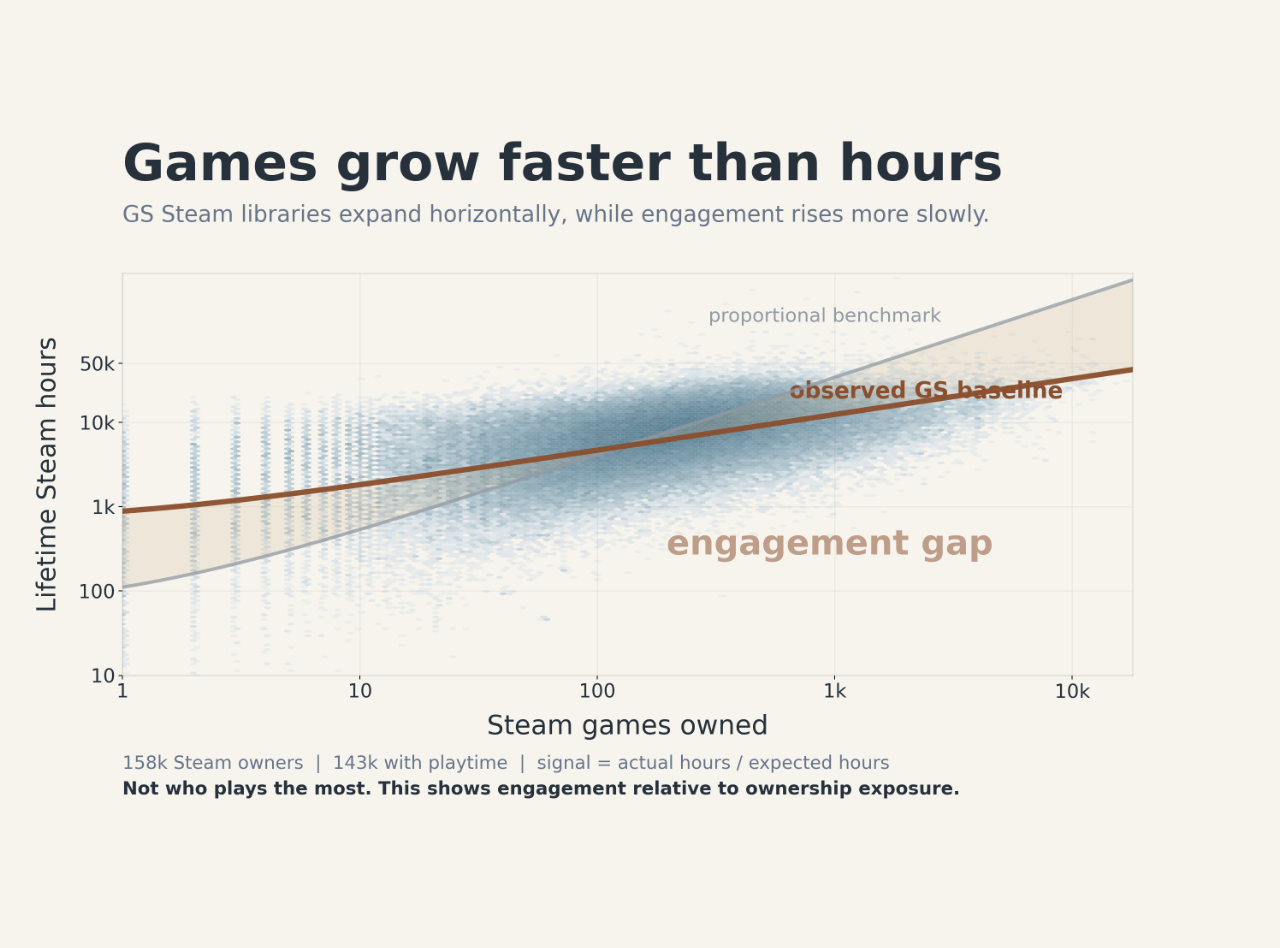
<file: pdf.html>
<!doctype html>
<html lang="en">
  <head>
    <meta charset="utf-8" />
    <meta name="viewport" content="width=device-width, initial-scale=1" />
    <title>GS Steam Behavioral Structure - PDF Version</title>
    <link rel="stylesheet" href="./pdf.css" />
  </head>
  <body>
    <main class="print-page">
      <img
        src="./assets/steam-behavioral-structure-pdf.png"
        alt="Static GS Steam behavioral structure chart"
      />
    </main>
  </body>
</html>
</file>
<file: pdf.css>
html,
body {
  margin: 0;
  min-height: 100%;
  background: #f7f4ed;
}

.print-page {
  min-height: 100vh;
  display: grid;
  place-items: center;
  padding: 24px;
}

.print-page img {
  width: min(100%, 1800px);
  height: auto;
  display: block;
}

@media print {
  @page {
    size: landscape;
    margin: 0;
  }

  .print-page {
    min-height: auto;
    padding: 0;
  }

  .print-page img {
    width: 100vw;
  }
}
</file>
